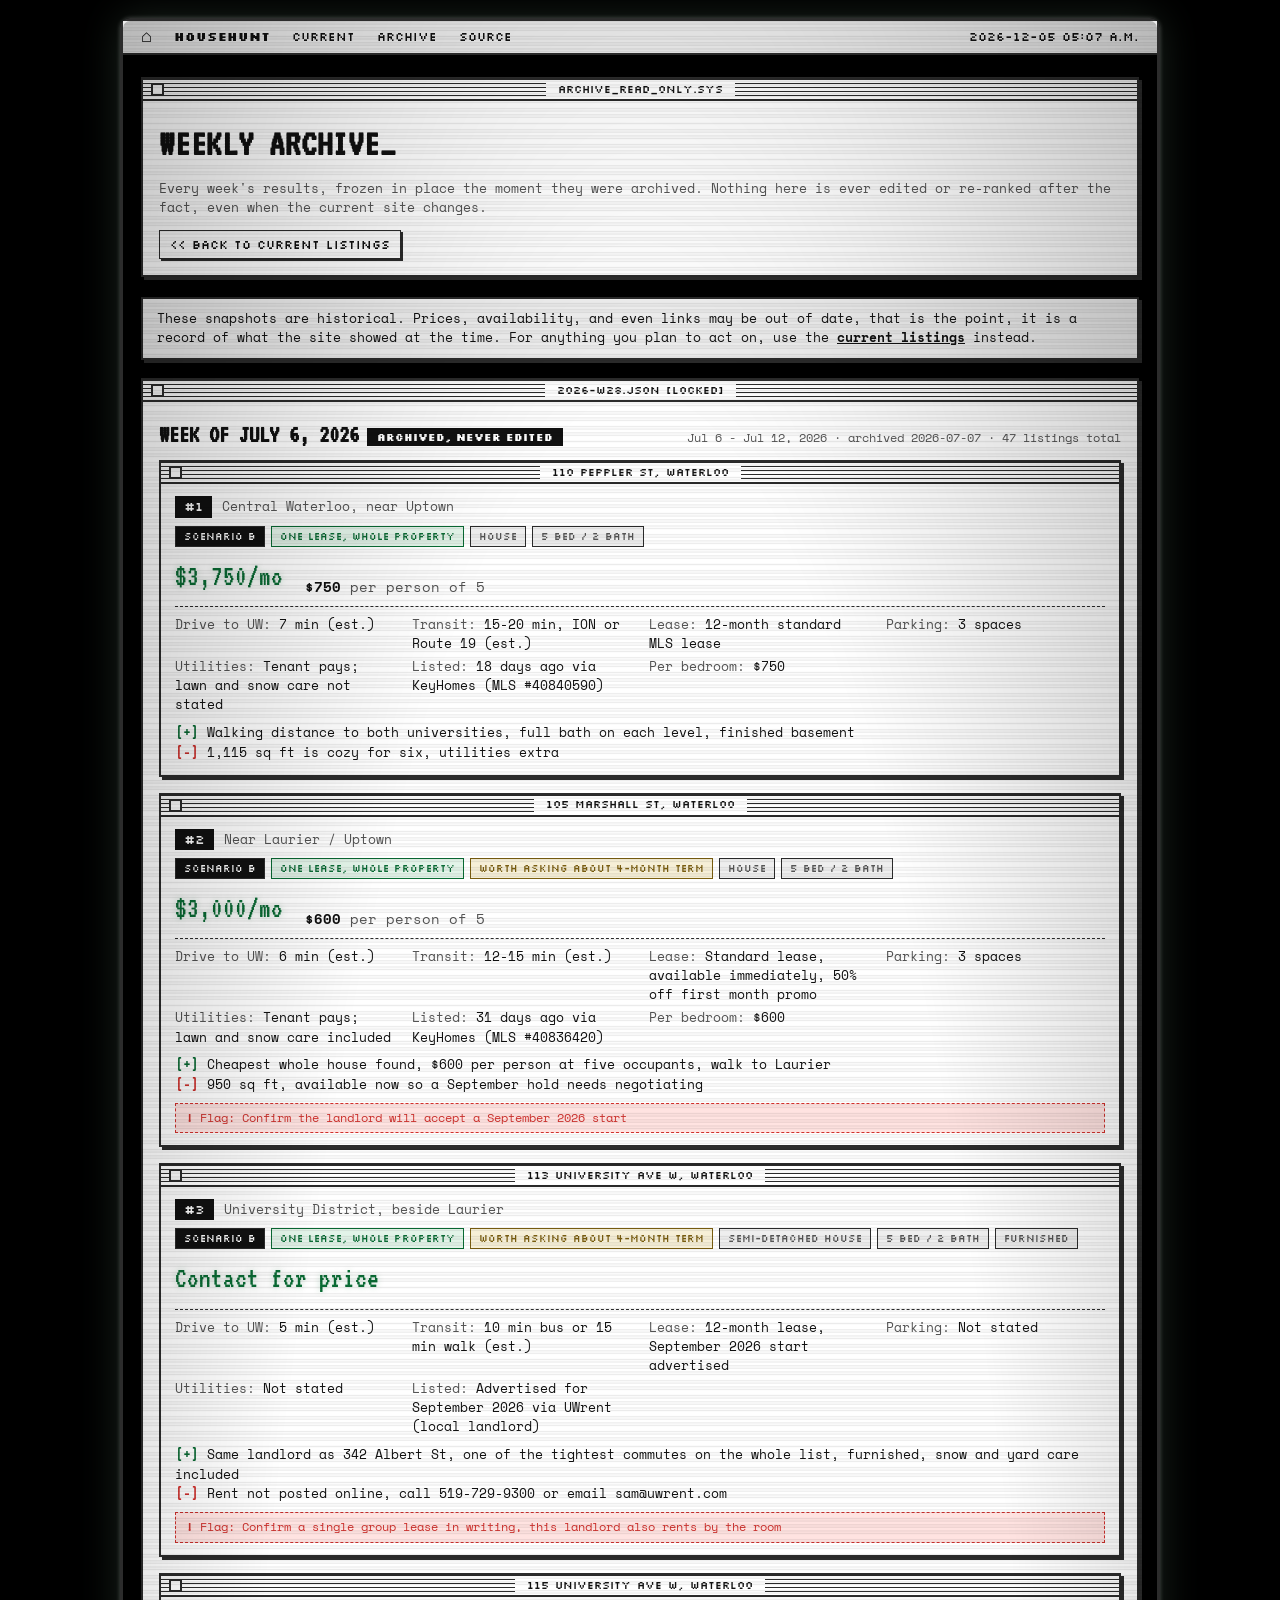
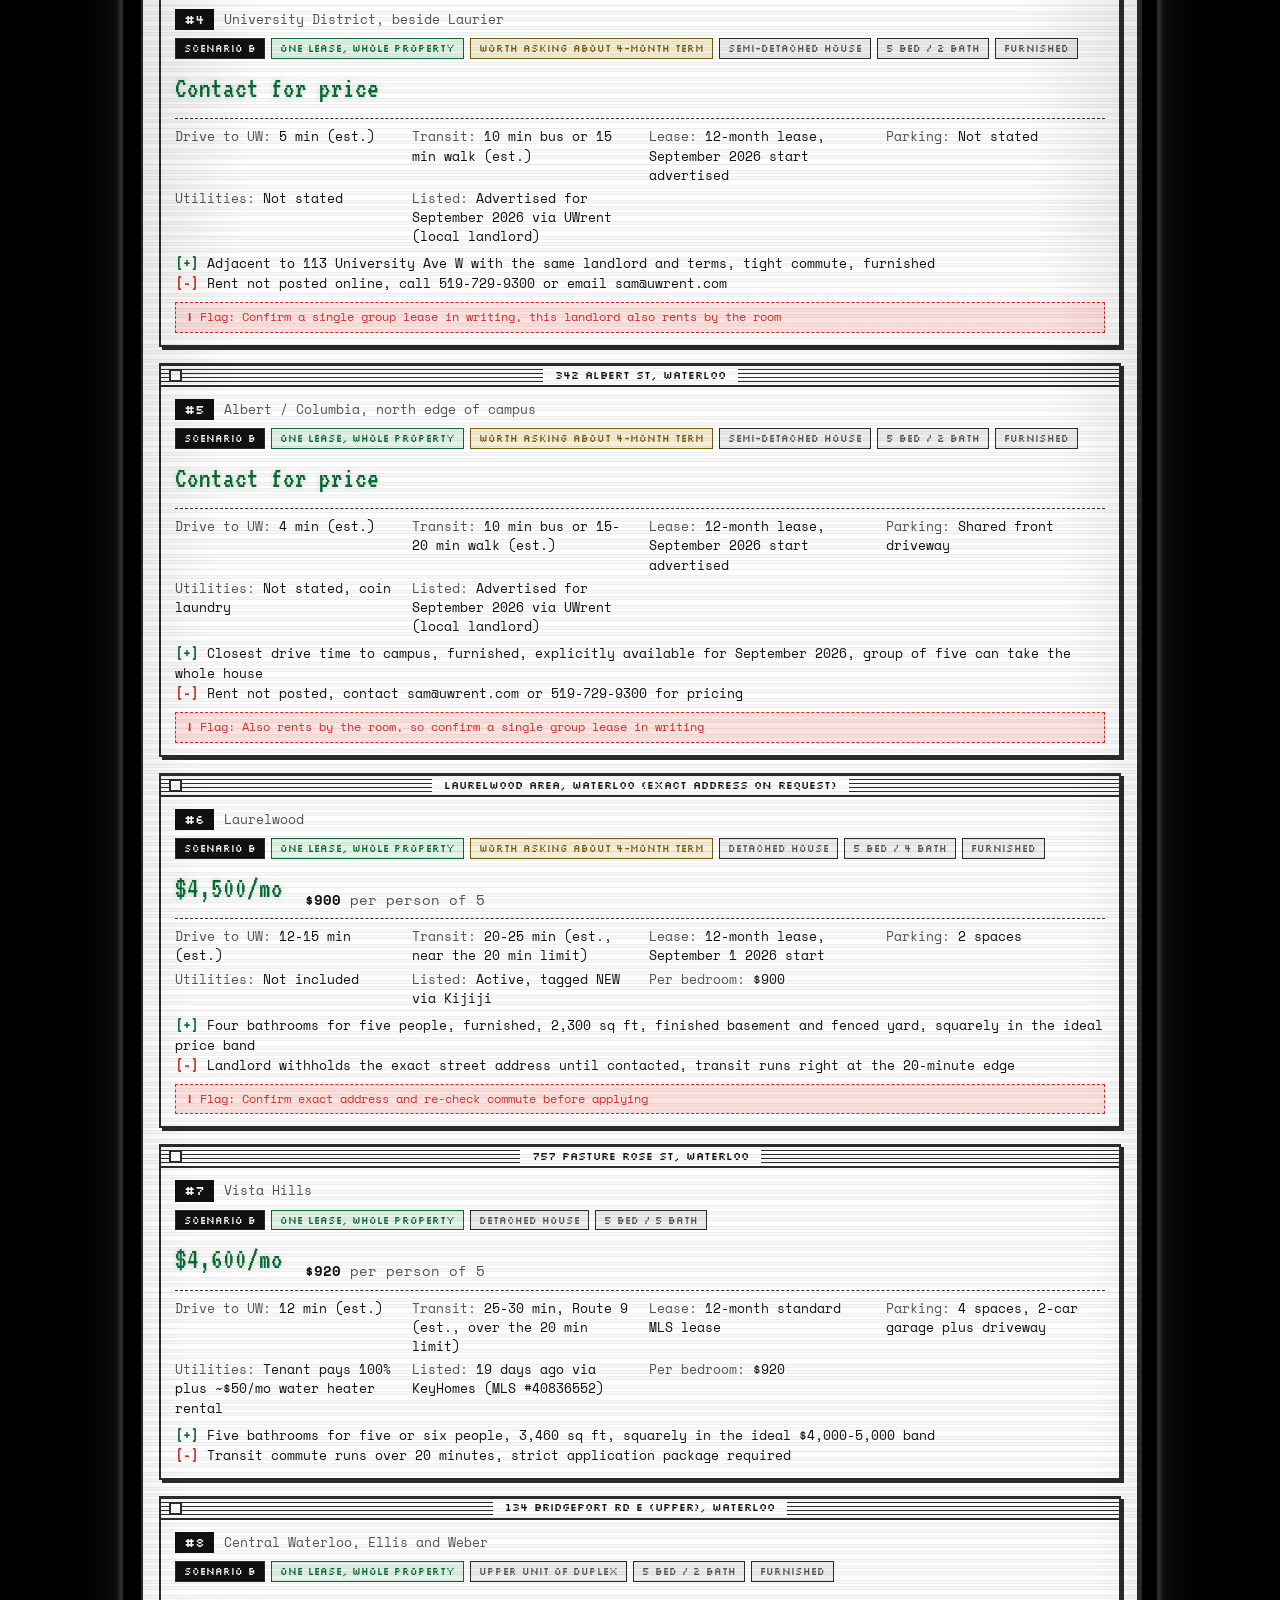
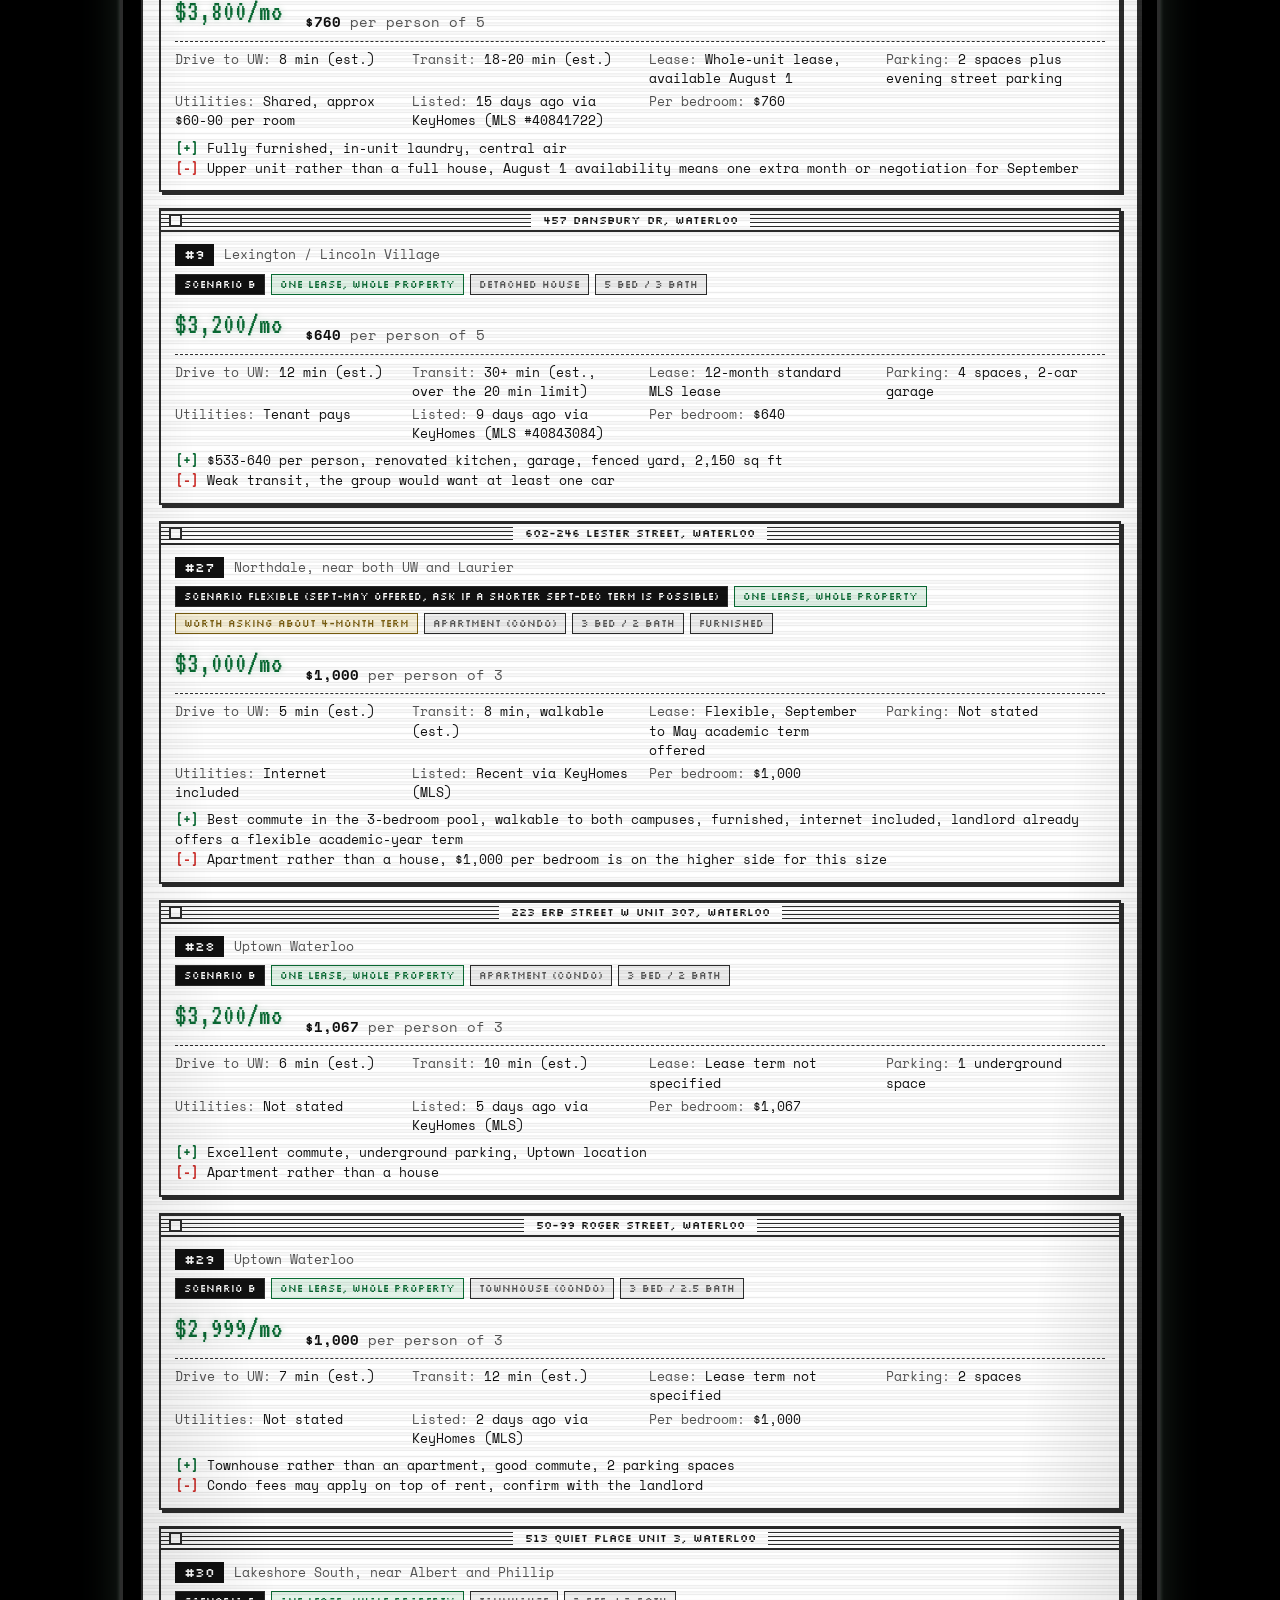
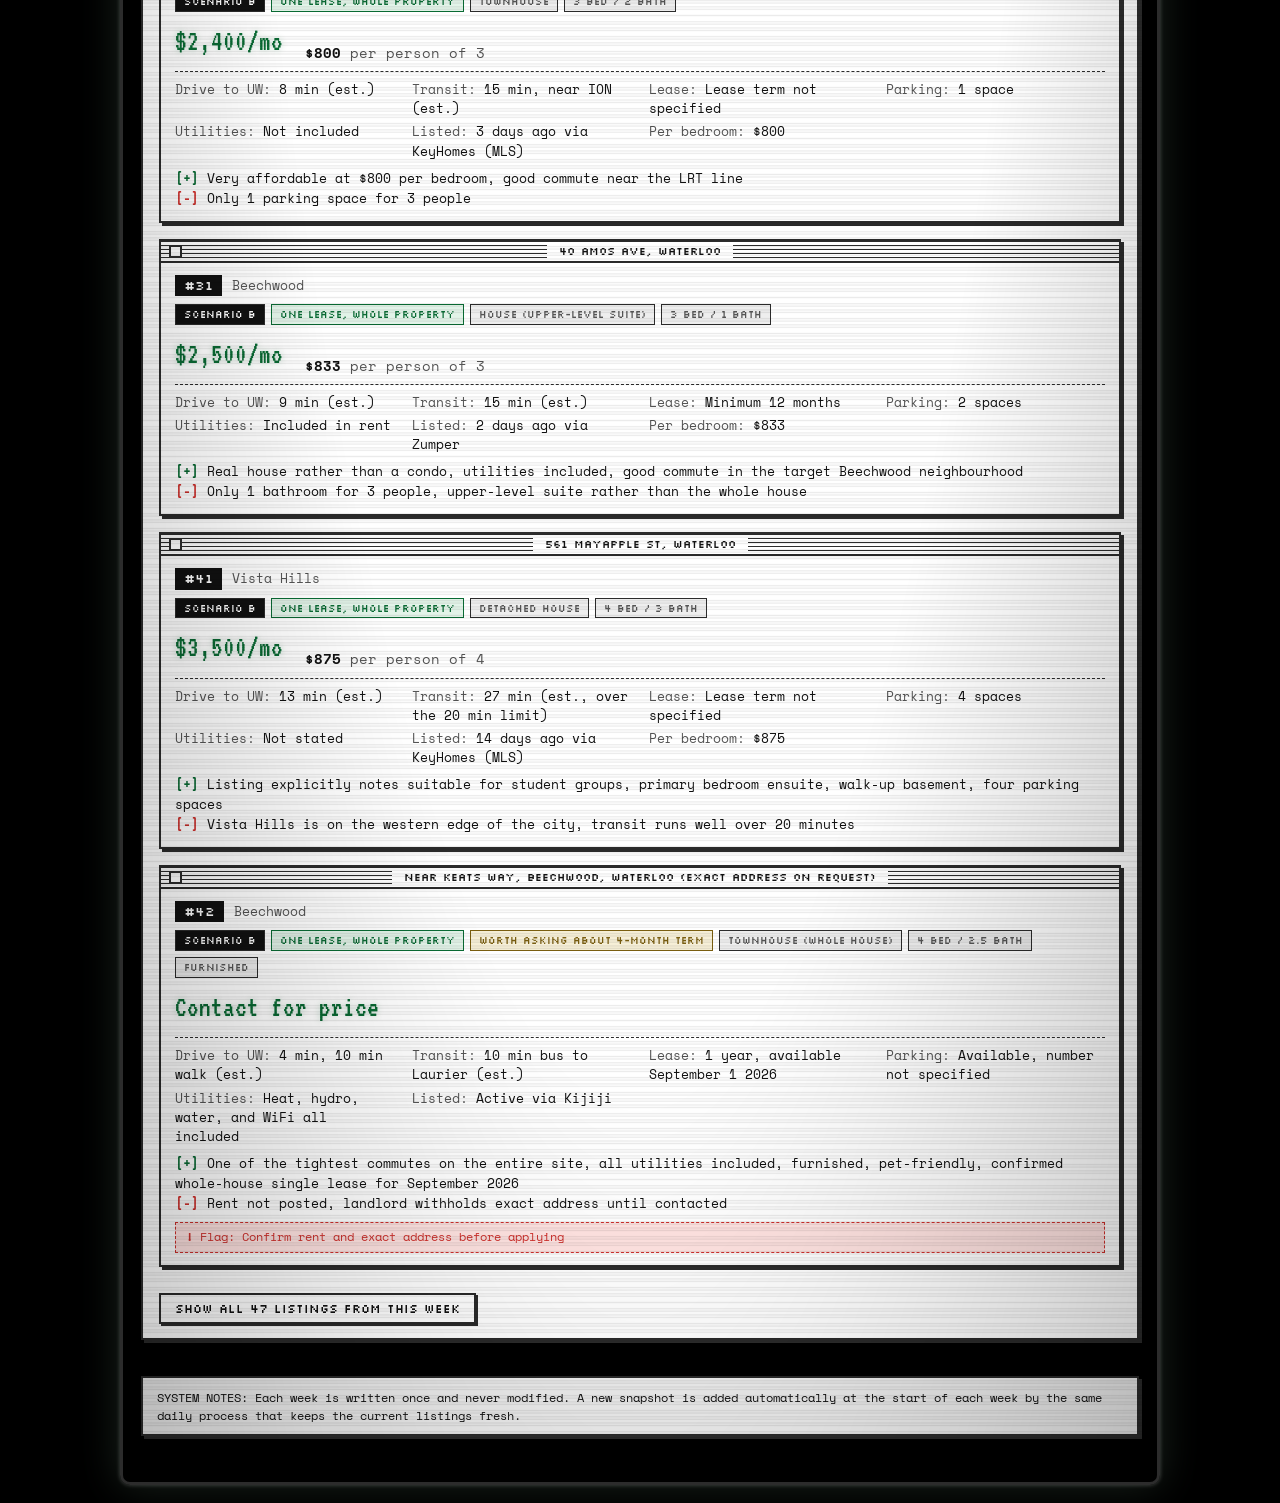
<file: history.html>
<!DOCTYPE html>
<html lang="en-CA">
<head>
<meta charset="UTF-8">
<meta name="viewport" content="width=device-width, initial-scale=1.0">
<meta name="theme-color" content="#000000">
<title>WEEKLY ARCHIVE // Waterloo House Hunt OS</title>
<link rel="stylesheet" href="style.css">
</head>
<body>
<div class="crt">
  <div class="menubar">
    <span class="apple">&#8962;</span>
    <span class="item"><b>HouseHunt</b></span>
    <a href="index.html">Current</a>
    <a href="history.html">Archive</a>
    <a href="https://github.com/napoleon1313/waterloo-house-hunt" target="_blank" rel="noopener">Source</a>
    <span class="spacer"></span>
    <span class="clock" id="menuclock"></span>
  </div>

  <div class="wrap">
    <header>
      <div class="titlebar"><span class="closebox"></span><span class="tb-label">ARCHIVE_READ_ONLY.SYS</span></div>
      <div class="header-inner">
        <h1>Weekly Archive</h1>
        <div class="sub">Every week's results, frozen in place the moment they were archived. Nothing here is ever edited or re-ranked after the fact, even when the current site changes.</div>
        <div class="nav"><a href="index.html">&lt;&lt; BACK TO CURRENT LISTINGS</a></div>
      </div>
    </header>

    <div id="error">Could not load archive/index.json. If you opened this file directly from disk, use the hosted site URL instead.</div>

    <div class="archive-banner">
      These snapshots are historical. Prices, availability, and even links may be out of date, that is the point, it is a record of what the site showed at the time. For anything you plan to act on, use the <a href="index.html">current listings</a> instead.
    </div>

    <div id="weeks"></div>

    <footer>
      SYSTEM NOTES: Each week is written once and never modified. A new snapshot is added automatically at the start of each week by the same daily process that keeps the current listings fresh.
    </footer>
  </div>
</div>

<script src="site.js"></script>
<script>
let INDEX = null;
const weekDataCache = {};

async function loadWeek(file) {
  if (weekDataCache[file]) return weekDataCache[file];
  const r = await fetch("archive/" + file + "?t=" + Date.now());
  const d = await r.json();
  weekDataCache[file] = d;
  return d;
}

function renderWeekBlock(w, topListings) {
  return '<div class="week-block" data-file="' + w.file + '">' +
    '<div class="titlebar"><span class="closebox"></span><span class="tb-label">' + w.isoWeek + '.JSON [LOCKED]</span></div>' +
    '<div class="week-inner">' +
    '<div class="week-head"><h2>' + w.weekLabel + '<span class="frozen-tag">Archived, never edited</span></h2>' +
    '<span class="week-meta">' + w.dateRange + ' &middot; archived ' + w.archivedAt + ' &middot; ' + w.listingCount + ' listings total</span></div>' +
    '<div class="top-cards">' + cardList(topListings, 0) + '</div>' +
    '<button class="expand-btn" type="button">Show all ' + w.listingCount + ' listings from this week</button>' +
    '<div class="week-extra"></div>' +
    '</div>' +
  '</div>';
}

async function render() {
  const weeks = [...INDEX.weeks].sort((a, b) => b.isoWeek.localeCompare(a.isoWeek));
  const blocks = [];
  for (const w of weeks) {
    const data = await loadWeek(w.file);
    const top = data.listings.filter(l => l.tier === "top").sort((a, b) => a.rank - b.rank);
    blocks.push(renderWeekBlock(w, top));
  }
  const container = document.getElementById("weeks");
  container.innerHTML = blocks.join("") ||
    '<p class="section-note">No archived weeks yet. Check back after the first weekly snapshot.</p>';

  container.querySelectorAll(".expand-btn").forEach(btn => {
    btn.addEventListener("click", () => {
      const block = btn.closest(".week-block");
      const file = block.dataset.file;
      const extra = block.querySelector(".week-extra");
      const isOpen = extra.classList.contains("open");
      if (isOpen) {
        extra.classList.remove("open");
        extra.innerHTML = "";
        btn.textContent = "Show all " + weekDataCache[file].listings.length + " listings from this week";
      } else {
        const rest = weekDataCache[file].listings
          .filter(l => l.tier !== "top")
          .sort((a, b) => a.rank - b.rank);
        extra.innerHTML = cardList(rest, 0);
        extra.classList.add("open");
        btn.textContent = "Hide the rest of this week";
      }
    });
  });
}

menubarClock();

fetch("archive/index.json?t=" + Date.now())
  .then(r => r.json())
  .then(d => { INDEX = d; return render(); })
  .catch(() => { document.getElementById("error").style.display = "block"; });
</script>
</body>
</html>
</file>
<file: style.css>
/* WATERLOO HOUSE HUNT OS v2.049
   Retro-futuristic system UI in the style of kanye2049.com:
   classic Mac System OS windows on a dithered desktop, wrapped in a CRT. */

@import url('https://fonts.googleapis.com/css2?family=VT323&family=Silkscreen:wght@400;700&family=Space+Mono:ital,wght@0,400;0,700;1,400&display=swap');

:root {
  --ink: #111111;
  --paper: #ffffff;
  --chrome: #eeeeee;
  --border: #2c2c2c;
  --muted: #555555;
  --red: #d0312d;
  --red-soft: #ffe3e1;
  --green: #0a6b34;
  --green-soft: #e2f3e8;
  --gold-soft: #f6efd7;
  --gold-ink: #7a5e10;
  --crt-bg: #000000;
  --phosphor: #b7ffcf;
  /* Classic Mac 50% dither desktop pattern, lifted from the reference implementation */
  --dither: url([data-uri]);
}

* { box-sizing: border-box; margin: 0; padding: 0; }

html { background: var(--crt-bg); }

body {
  font-family: "Space Mono", "Courier New", monospace;
  background: var(--crt-bg);
  color: var(--ink);
  line-height: 1.5;
  min-height: 100vh;
  padding: 18px 10px;
}

/* ---------- CRT shell ---------- */
.crt {
  max-width: 1040px;
  margin: 0 auto;
  border: 3px solid var(--border);
  border-radius: 10px;
  background: var(--dither) repeat;
  position: relative;
  box-shadow: 0 0 40px rgba(183, 255, 207, 0.14), 0 0 4px rgba(255, 255, 255, 0.25);
}
/* scanlines + vignette overlay (no overflow:hidden on .crt, it would break the sticky menubar) */
.crt::after {
  content: "";
  position: absolute;
  inset: 0;
  pointer-events: none;
  z-index: 60;
  border-radius: 7px;
  background:
    repeating-linear-gradient(to bottom, rgba(0,0,0,0.08) 0px, rgba(0,0,0,0.08) 1px, transparent 1px, transparent 3px),
    radial-gradient(ellipse at center, transparent 62%, rgba(0,0,0,0.22) 100%);
}
@keyframes crt-flicker {
  0%, 100% { opacity: 1; }
  92% { opacity: 1; }
  93% { opacity: 0.96; }
  94% { opacity: 1; }
}
.crt { animation: crt-flicker 9s infinite; }
@media (prefers-reduced-motion: reduce) {
  .crt { animation: none; }
}

/* ---------- Menu bar ---------- */
.menubar {
  background: var(--chrome);
  border-bottom: 2px solid var(--border);
  display: flex;
  align-items: center;
  gap: 2px;
  padding: 0 8px;
  height: 34px;
  font-family: "Silkscreen", monospace;
  font-size: 0.72rem;
  position: sticky;
  top: 0;
  z-index: 50;
  overflow-x: auto;
  white-space: nowrap;
}
.menubar .apple {
  font-family: "VT323", monospace;
  font-size: 1.15rem;
  padding: 4px 10px;
}
.menubar a, .menubar span.item {
  color: var(--ink);
  text-decoration: none;
  padding: 8px 10px;
}
.menubar a:hover { background: var(--ink); color: var(--paper); cursor: pointer; }
.menubar .spacer { flex: 1; }
.menubar .clock { padding: 8px 10px; color: var(--ink); }

/* ---------- Desktop ---------- */
.wrap { padding: 22px 18px 46px; position: relative; }

/* ---------- Header window ---------- */
header {
  background: var(--paper);
  border: 2px solid var(--border);
  box-shadow: 3px 3px 0 var(--border);
  padding: 0;
  margin-bottom: 20px;
}
header .header-inner { padding: 14px 16px 16px; }
header h1 {
  font-family: "VT323", monospace;
  font-size: 2.4rem;
  letter-spacing: 0.02em;
  text-transform: uppercase;
}
header h1::after {
  content: "_";
  animation: blink 1.1s steps(1) infinite;
}
@keyframes blink { 50% { opacity: 0; } }
@media (prefers-reduced-motion: reduce) { header h1::after { animation: none; } }
header .sub { color: var(--muted); margin-top: 6px; font-size: 0.82rem; }
header .nav { margin-top: 12px; font-size: 0.78rem; font-family: "Silkscreen", monospace; }
header .nav a {
  color: var(--ink);
  text-decoration: none;
  border: 1px solid var(--border);
  padding: 4px 10px;
  background: var(--paper);
  box-shadow: 2px 2px 0 var(--border);
  display: inline-block;
}
header .nav a:hover { background: var(--ink); color: var(--paper); }
header .nav a:active { box-shadow: none; transform: translate(2px, 2px); }

/* Pinstriped System-OS title bar */
.titlebar {
  height: 22px;
  border-bottom: 2px solid var(--border);
  background: repeating-linear-gradient(to bottom, var(--border) 0 1px, var(--paper) 1px 4px);
  position: relative;
  display: flex;
  align-items: center;
  justify-content: center;
}
.titlebar .closebox {
  position: absolute;
  left: 8px;
  top: 4px;
  width: 13px;
  height: 13px;
  border: 2px solid var(--border);
  background: var(--paper);
}
.titlebar .tb-label {
  background: var(--paper);
  padding: 0 12px;
  font-family: "Silkscreen", monospace;
  font-size: 0.68rem;
  max-width: 78%;
  overflow: hidden;
  text-overflow: ellipsis;
  white-space: nowrap;
}
.titlebar .tb-label a { color: var(--ink); text-decoration: none; }
.titlebar .tb-label a:hover { background: var(--ink); color: var(--paper); }

.updated {
  display: inline-block;
  background: var(--paper);
  border: 1px solid var(--border);
  padding: 2px 12px;
  font-size: 0.78rem;
  margin-top: 10px;
  font-family: "Silkscreen", monospace;
}

/* ---------- Controls ---------- */
.controls { display: flex; align-items: center; gap: 8px; margin: 16px 0 6px; flex-wrap: wrap; }
.controls span { font-size: 0.78rem; color: var(--paper); font-family: "Silkscreen", monospace;
  background: var(--border); padding: 3px 8px; }
.controls button {
  border: 2px solid var(--border);
  background: var(--paper);
  padding: 5px 14px;
  font-size: 0.75rem;
  font-family: "Silkscreen", monospace;
  cursor: pointer;
  color: var(--ink);
  box-shadow: 2px 2px 0 var(--border);
}
.controls button:hover { background: var(--chrome); }
.controls button:active { box-shadow: none; transform: translate(2px, 2px); }
.controls button.active { background: var(--ink); color: var(--paper); }
#count { background: var(--paper); color: var(--ink); border: 1px solid var(--border); }

/* ---------- Alert (act fast) window ---------- */
.banner {
  background: var(--paper);
  border: 2px solid var(--red);
  box-shadow: 3px 3px 0 var(--red);
  padding: 12px 16px;
  margin: 18px 0;
}
.banner h2 {
  font-size: 0.85rem;
  color: var(--paper);
  background: var(--red);
  display: inline-block;
  padding: 2px 10px;
  margin-bottom: 8px;
  font-family: "Silkscreen", monospace;
  text-transform: uppercase;
}
.banner li { margin-left: 18px; font-size: 0.85rem; margin-top: 4px; }

h2.section {
  font-size: 1rem;
  margin: 30px 0 12px;
  padding: 4px 12px;
  font-family: "Silkscreen", monospace;
  text-transform: uppercase;
  background: var(--ink);
  color: var(--paper);
  display: inline-block;
  box-shadow: 3px 3px 0 rgba(44,44,44,0.4);
}

/* ---------- Listing cards as OS windows ---------- */
.card {
  background: var(--paper);
  border: 2px solid var(--border);
  box-shadow: 3px 3px 0 var(--border);
  margin-bottom: 16px;
}
.card .card-body { padding: 12px 14px; }
.photos {
  display: grid;
  grid-template-columns: repeat(4, 1fr);
  gap: 4px;
  padding: 6px;
  background: var(--chrome);
  border-bottom: 2px solid var(--border);
}
.photos a, .photos .photo-empty {
  display: block;
  aspect-ratio: 4 / 3;
  border: 2px solid var(--border);
  background: var(--paper);
  overflow: hidden;
}
.photos img {
  width: 100%;
  height: 100%;
  object-fit: cover;
  display: block;
  filter: saturate(0.9) contrast(1.04);
}
.photos a:hover img { filter: none; }
.photos .photo-empty {
  display: flex;
  align-items: center;
  justify-content: center;
  font-family: "Silkscreen", monospace;
  font-size: 0.5rem;
  color: var(--muted);
  background: var(--dither) repeat;
  text-align: center;
}
@media (max-width: 480px) {
  .photos { grid-template-columns: repeat(2, 1fr); }
}
.card .top { display: flex; align-items: baseline; gap: 10px; flex-wrap: wrap; }
.rank {
  background: var(--ink);
  color: var(--paper);
  padding: 1px 9px;
  font-family: "Silkscreen", monospace;
  font-size: 0.8rem;
}
.hood { color: var(--muted); font-size: 0.8rem; }
.badges { display: flex; gap: 6px; flex-wrap: wrap; margin: 8px 0; }
.badge {
  font-size: 0.62rem;
  font-family: "Silkscreen", monospace;
  border: 1px solid var(--border);
  padding: 2px 8px;
  background: var(--paper);
  color: var(--ink);
  text-transform: uppercase;
}
.b-scenario { background: var(--ink); color: var(--paper); }
.b-whole { background: var(--green-soft); color: var(--green); border-color: var(--green); }
.b-room { background: var(--red-soft); color: var(--red); border-color: var(--red); }
.b-type { background: var(--chrome); color: var(--muted); }
.b-ask { background: var(--gold-soft); color: var(--gold-ink); border-color: var(--gold-ink); }
.section-note { color: var(--paper); font-size: 0.82rem; margin-bottom: 10px;
  background: rgba(0,0,0,0.65); padding: 8px 12px; border: 1px solid var(--border); }
.price-row { display: flex; gap: 22px; flex-wrap: wrap; margin: 8px 0 4px; }
.price-row .big {
  font-family: "VT323", monospace;
  font-size: 1.8rem;
  color: var(--green);
  text-shadow: 0 0 6px rgba(10, 107, 52, 0.25);
}
.price-row .pp { font-size: 0.85rem; color: var(--muted); align-self: flex-end; }
.price-row .pp b { color: var(--ink); }
.grid {
  display: grid;
  grid-template-columns: repeat(auto-fit, minmax(210px, 1fr));
  gap: 4px 18px;
  margin: 8px 0;
  font-size: 0.8rem;
  border-top: 1px dashed var(--border);
  padding-top: 8px;
}
.grid .k { color: var(--muted); }
.proscons { font-size: 0.83rem; margin-top: 8px; }
.proscons .p::before { content: "[+] "; color: var(--green); font-weight: 700; }
.proscons .c::before { content: "[-] "; color: var(--red); font-weight: 700; }
.flag {
  background: var(--red-soft);
  color: var(--red);
  border: 1px dashed var(--red);
  padding: 5px 10px;
  font-size: 0.78rem;
  margin-top: 8px;
}
.flag::before { content: "! "; font-weight: 700; }

.note {
  background: var(--paper);
  border: 2px solid var(--border);
  box-shadow: 3px 3px 0 var(--border);
  padding: 12px 16px;
  margin: 18px 0;
  font-size: 0.85rem;
}

/* ---------- Tables ---------- */
table {
  width: 100%;
  border-collapse: collapse;
  background: var(--paper);
  border: 2px solid var(--border);
  font-size: 0.8rem;
  box-shadow: 3px 3px 0 var(--border);
}
th, td { text-align: left; padding: 8px 12px; border-bottom: 1px solid var(--border); vertical-align: top; }
th { background: var(--ink); color: var(--paper); font-family: "Silkscreen", monospace;
  font-size: 0.68rem; text-transform: uppercase; }
tr:nth-child(even) td { background: var(--chrome); }
tr:last-child td { border-bottom: none; }

footer {
  margin-top: 36px;
  color: var(--ink);
  font-size: 0.76rem;
  background: var(--chrome);
  border: 2px solid var(--border);
  padding: 10px 14px;
  box-shadow: 3px 3px 0 var(--border);
}
footer a { color: var(--ink); }

#error {
  display: none;
  background: var(--red-soft);
  border: 2px solid var(--red);
  padding: 16px;
  margin: 20px 0;
  font-family: "Silkscreen", monospace;
  font-size: 0.75rem;
}

/* ---------- Archive / history ---------- */
.week-block {
  background: var(--paper);
  border: 2px solid var(--border);
  box-shadow: 3px 3px 0 var(--border);
  margin-bottom: 24px;
}
.week-inner { padding: 14px 16px; }
.week-head { display: flex; align-items: baseline; justify-content: space-between; flex-wrap: wrap; gap: 8px; margin-bottom: 6px; }
.week-head h2 { font-family: "VT323", monospace; font-size: 1.6rem; text-transform: uppercase; }
.week-meta { color: var(--muted); font-size: 0.76rem; }
.frozen-tag {
  display: inline-block;
  background: var(--ink);
  color: var(--paper);
  padding: 2px 10px;
  font-family: "Silkscreen", monospace;
  font-size: 0.6rem;
  margin-left: 8px;
  text-transform: uppercase;
  vertical-align: middle;
}
.expand-btn {
  border: 2px solid var(--border);
  background: var(--paper);
  padding: 6px 14px;
  font-size: 0.72rem;
  font-family: "Silkscreen", monospace;
  cursor: pointer;
  color: var(--ink);
  margin-top: 10px;
  box-shadow: 2px 2px 0 var(--border);
}
.expand-btn:hover { background: var(--ink); color: var(--paper); }
.expand-btn:active { box-shadow: none; transform: translate(2px, 2px); }
.week-extra { margin-top: 10px; display: none; }
.week-extra.open { display: block; }
.archive-banner {
  background: var(--chrome);
  border: 2px solid var(--border);
  box-shadow: 3px 3px 0 var(--border);
  padding: 10px 14px;
  margin: 18px 0;
  font-size: 0.82rem;
}
.archive-banner a { color: var(--ink); font-weight: 700; }

/* ---------- Boot screen ---------- */
#boot {
  position: fixed;
  inset: 0;
  background: var(--crt-bg);
  z-index: 100;
  display: flex;
  align-items: center;
  justify-content: center;
  cursor: pointer;
}
#boot .boot-inner {
  font-family: "VT323", monospace;
  color: var(--phosphor);
  font-size: 1.35rem;
  line-height: 1.7;
  text-shadow: 0 0 8px rgba(183, 255, 207, 0.55);
  padding: 24px;
  max-width: 640px;
}
#boot .boot-inner .dim { opacity: 0.65; }
#boot .prompt::after {
  content: "\2588";
  animation: blink 0.9s steps(1) infinite;
  margin-left: 4px;
}
#boot::after {
  content: "";
  position: absolute;
  inset: 0;
  pointer-events: none;
  background: repeating-linear-gradient(to bottom, rgba(255,255,255,0.03) 0 1px, transparent 1px 3px);
}
</file>
